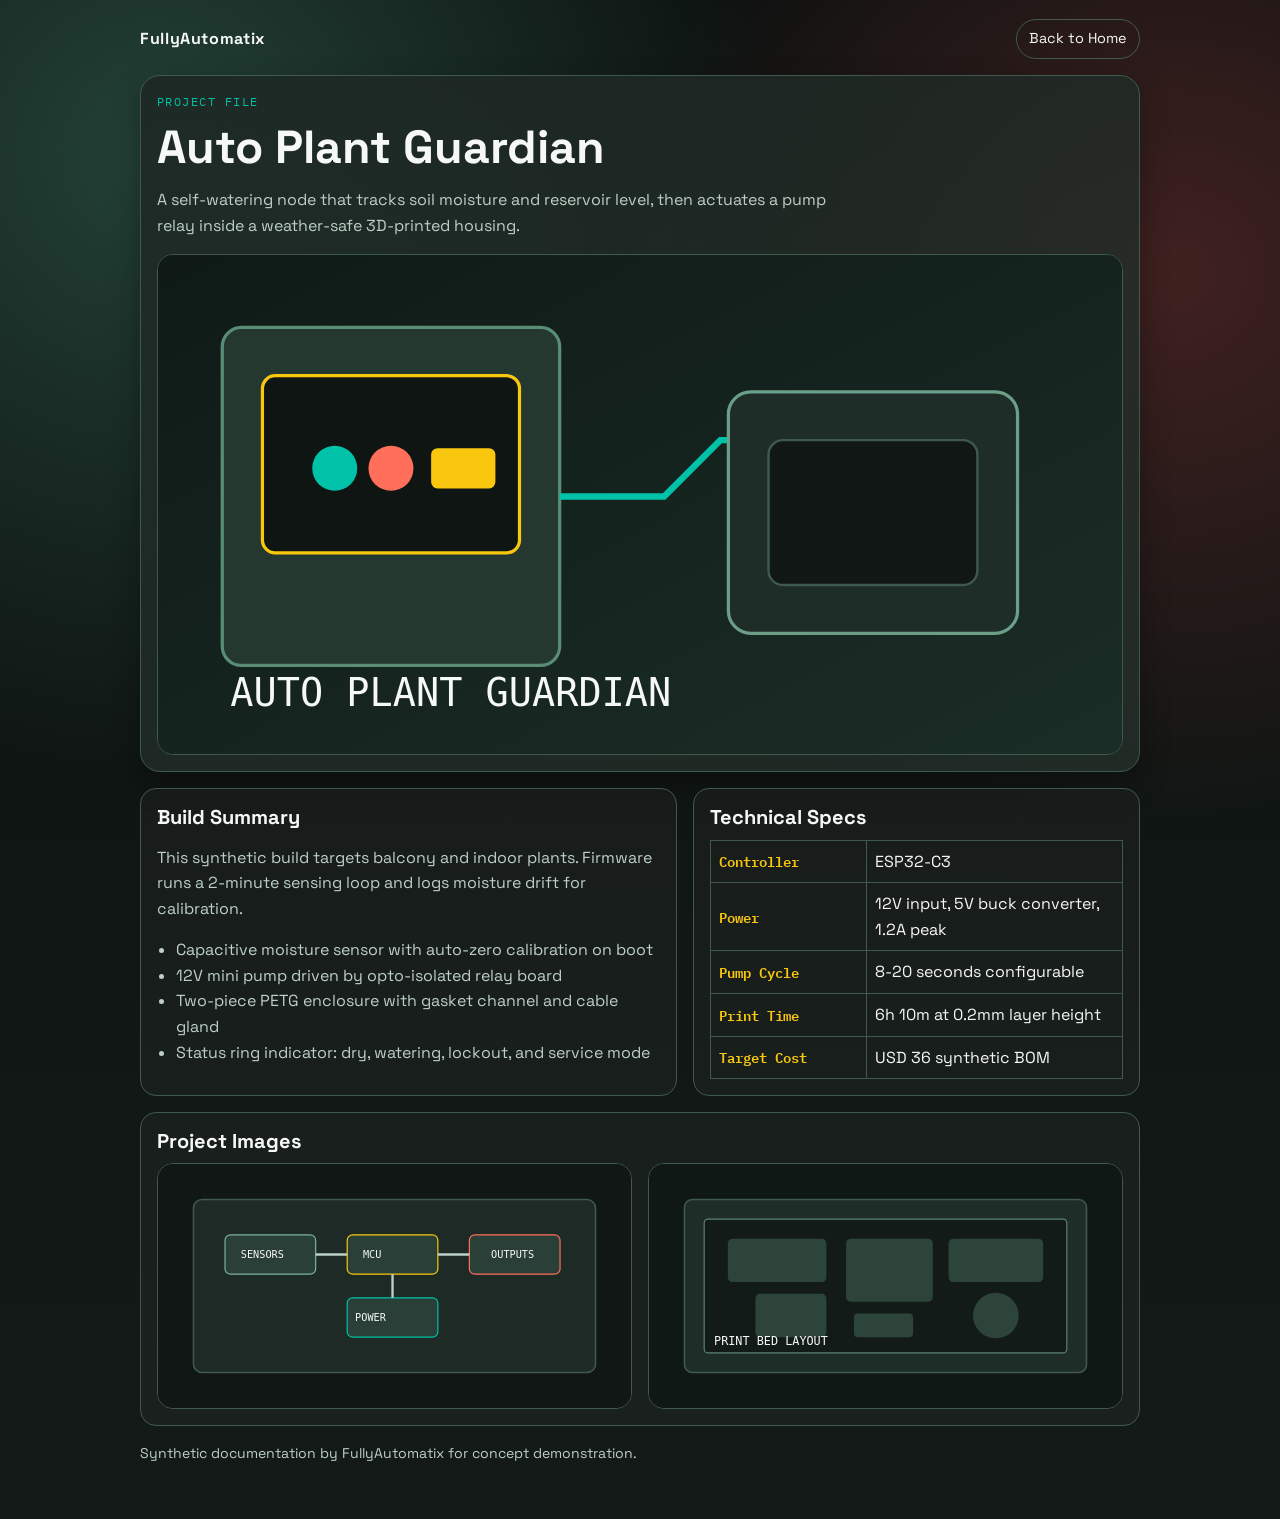
<file: projects/auto-plant-guardian.html>
<!doctype html>
<html lang="en">
  <head>
    <meta charset="UTF-8" />
    <meta name="viewport" content="width=device-width, initial-scale=1.0" />
    <title>Auto Plant Guardian | FullyAutomatix</title>
    <meta name="description" content="Auto Plant Guardian project details with electronics, firmware, and 3D print notes." />
    <link rel="preconnect" href="https://fonts.googleapis.com" />
    <link rel="preconnect" href="https://fonts.gstatic.com" crossorigin />
    <link href="https://fonts.googleapis.com/css2?family=Space+Grotesk:wght@400;500;700&family=IBM+Plex+Mono:wght@400;500;700&display=swap" rel="stylesheet" />
    <link rel="stylesheet" href="project.css" />
  </head>
  <body>
    <main class="project-shell">
      <header class="topbar">
        <a class="brand" href="../index.html">FullyAutomatix</a>
        <a class="home-link" href="../index.html">Back to Home</a>
      </header>

      <section class="hero">
        <p class="kicker">Project File</p>
        <h1>Auto Plant Guardian</h1>
        <p class="lead">A self-watering node that tracks soil moisture and reservoir level, then actuates a pump relay inside a weather-safe 3D-printed housing.</p>
        <img class="hero-image" src="../images/projects/auto-plant-guardian.svg" alt="Auto Plant Guardian synthetic project render" />
      </section>

      <section class="grid">
        <article class="card">
          <h2>Build Summary</h2>
          <p>This synthetic build targets balcony and indoor plants. Firmware runs a 2-minute sensing loop and logs moisture drift for calibration.</p>
          <ul>
            <li>Capacitive moisture sensor with auto-zero calibration on boot</li>
            <li>12V mini pump driven by opto-isolated relay board</li>
            <li>Two-piece PETG enclosure with gasket channel and cable gland</li>
            <li>Status ring indicator: dry, watering, lockout, and service mode</li>
          </ul>
        </article>
        <article class="card">
          <h2>Technical Specs</h2>
          <table class="specs">
            <tr><th>Controller</th><td>ESP32-C3</td></tr>
            <tr><th>Power</th><td>12V input, 5V buck converter, 1.2A peak</td></tr>
            <tr><th>Pump Cycle</th><td>8-20 seconds configurable</td></tr>
            <tr><th>Print Time</th><td>6h 10m at 0.2mm layer height</td></tr>
            <tr><th>Target Cost</th><td>USD 36 synthetic BOM</td></tr>
          </table>
        </article>
      </section>

      <section class="card gallery">
        <h2>Project Images</h2>
        <div class="gallery-row">
          <img src="../images/projects/wiring-diagram.svg" alt="Synthetic wiring diagram for Auto Plant Guardian" />
          <img src="../images/projects/print-layout.svg" alt="Synthetic print bed layout for Auto Plant Guardian enclosure" />
        </div>
      </section>

      <p class="footer-note">Synthetic documentation by FullyAutomatix for concept demonstration.</p>
    </main>
  </body>
</html>
</file>
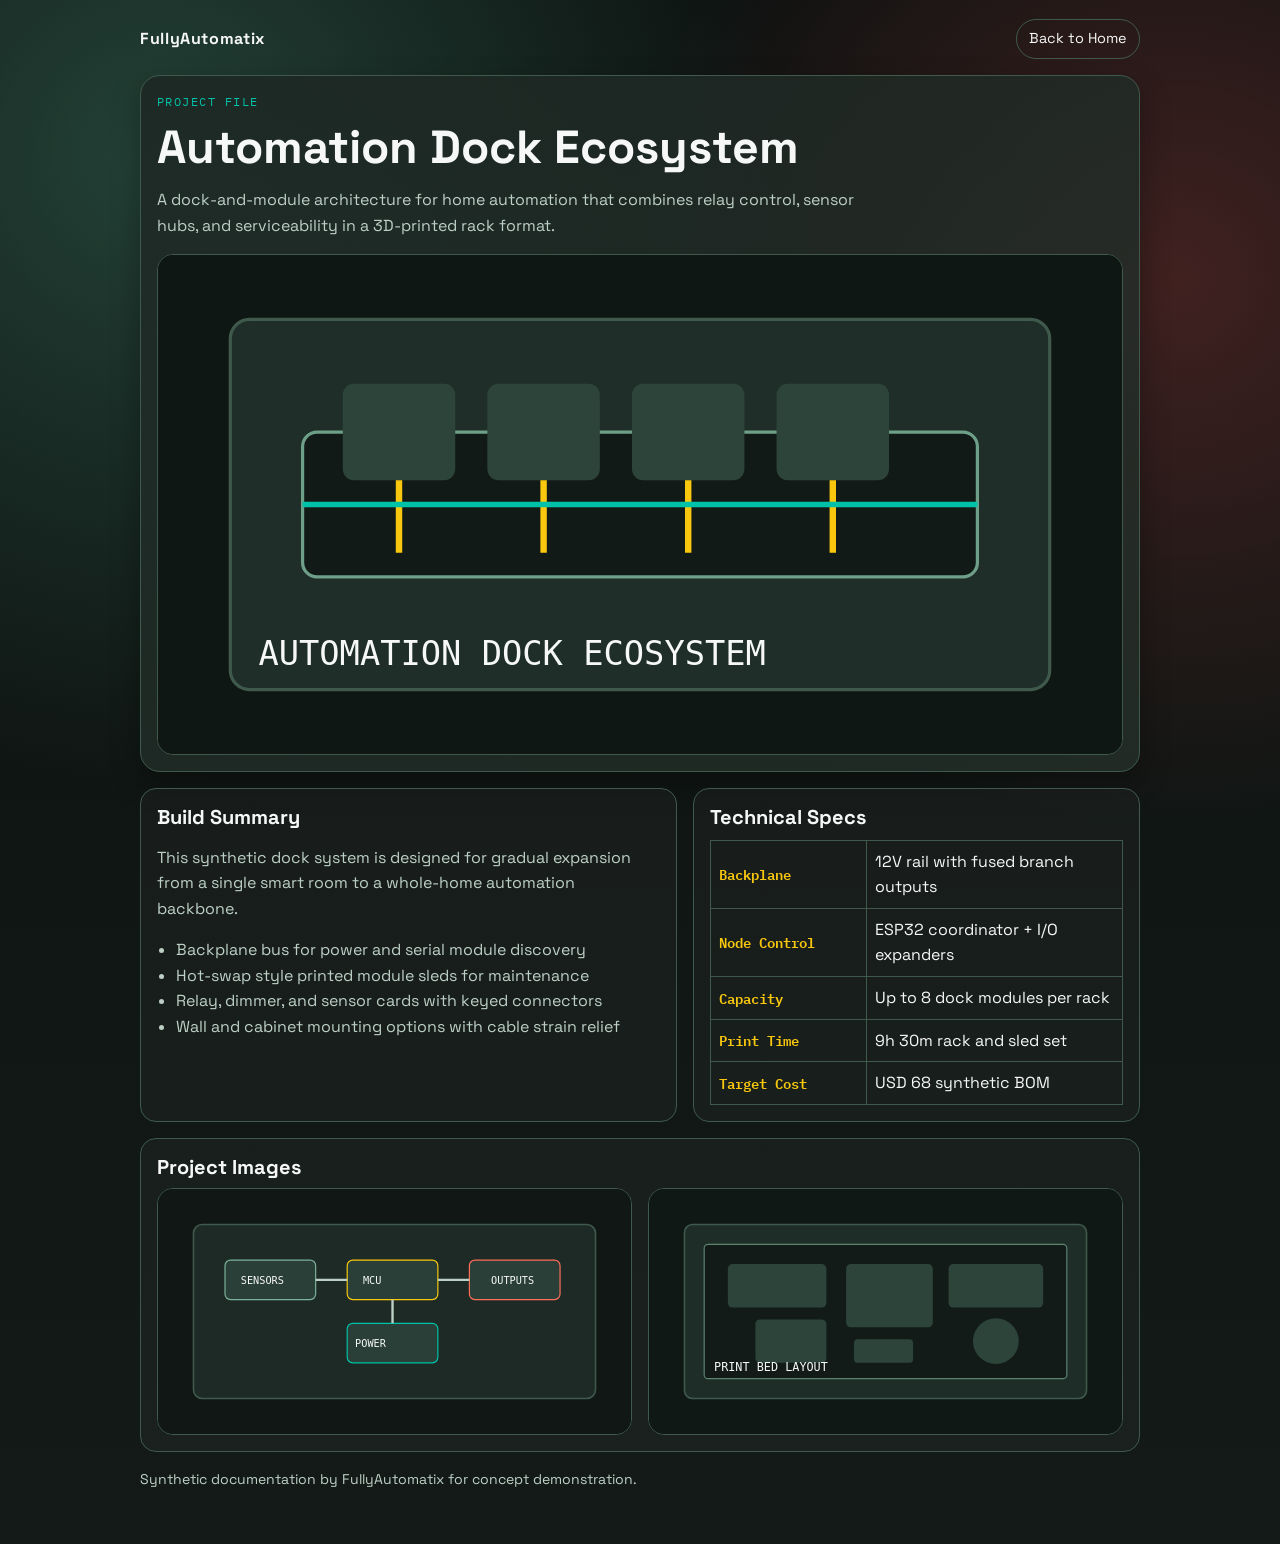
<file: projects/automation-dock-ecosystem.html>
<!doctype html>
<html lang="en">
  <head>
    <meta charset="UTF-8" />
    <meta name="viewport" content="width=device-width, initial-scale=1.0" />
    <title>Automation Dock Ecosystem | FullyAutomatix</title>
    <meta name="description" content="Automation Dock Ecosystem page with synthetic home automation dock details and images." />
    <link rel="preconnect" href="https://fonts.googleapis.com" />
    <link rel="preconnect" href="https://fonts.gstatic.com" crossorigin />
    <link href="https://fonts.googleapis.com/css2?family=Space+Grotesk:wght@400;500;700&family=IBM+Plex+Mono:wght@400;500;700&display=swap" rel="stylesheet" />
    <link rel="stylesheet" href="project.css" />
  </head>
  <body>
    <main class="project-shell">
      <header class="topbar">
        <a class="brand" href="../index.html">FullyAutomatix</a>
        <a class="home-link" href="../index.html">Back to Home</a>
      </header>

      <section class="hero">
        <p class="kicker">Project File</p>
        <h1>Automation Dock Ecosystem</h1>
        <p class="lead">A dock-and-module architecture for home automation that combines relay control, sensor hubs, and serviceability in a 3D-printed rack format.</p>
        <img class="hero-image" src="../images/projects/automation-dock-ecosystem.svg" alt="Automation Dock Ecosystem synthetic project render" />
      </section>

      <section class="grid">
        <article class="card">
          <h2>Build Summary</h2>
          <p>This synthetic dock system is designed for gradual expansion from a single smart room to a whole-home automation backbone.</p>
          <ul>
            <li>Backplane bus for power and serial module discovery</li>
            <li>Hot-swap style printed module sleds for maintenance</li>
            <li>Relay, dimmer, and sensor cards with keyed connectors</li>
            <li>Wall and cabinet mounting options with cable strain relief</li>
          </ul>
        </article>
        <article class="card">
          <h2>Technical Specs</h2>
          <table class="specs">
            <tr><th>Backplane</th><td>12V rail with fused branch outputs</td></tr>
            <tr><th>Node Control</th><td>ESP32 coordinator + I/O expanders</td></tr>
            <tr><th>Capacity</th><td>Up to 8 dock modules per rack</td></tr>
            <tr><th>Print Time</th><td>9h 30m rack and sled set</td></tr>
            <tr><th>Target Cost</th><td>USD 68 synthetic BOM</td></tr>
          </table>
        </article>
      </section>

      <section class="card gallery">
        <h2>Project Images</h2>
        <div class="gallery-row">
          <img src="../images/projects/wiring-diagram.svg" alt="Synthetic wiring diagram for Automation Dock Ecosystem" />
          <img src="../images/projects/print-layout.svg" alt="Synthetic print layout for Automation Dock modules" />
        </div>
      </section>

      <p class="footer-note">Synthetic documentation by FullyAutomatix for concept demonstration.</p>
    </main>
  </body>
</html>
</file>
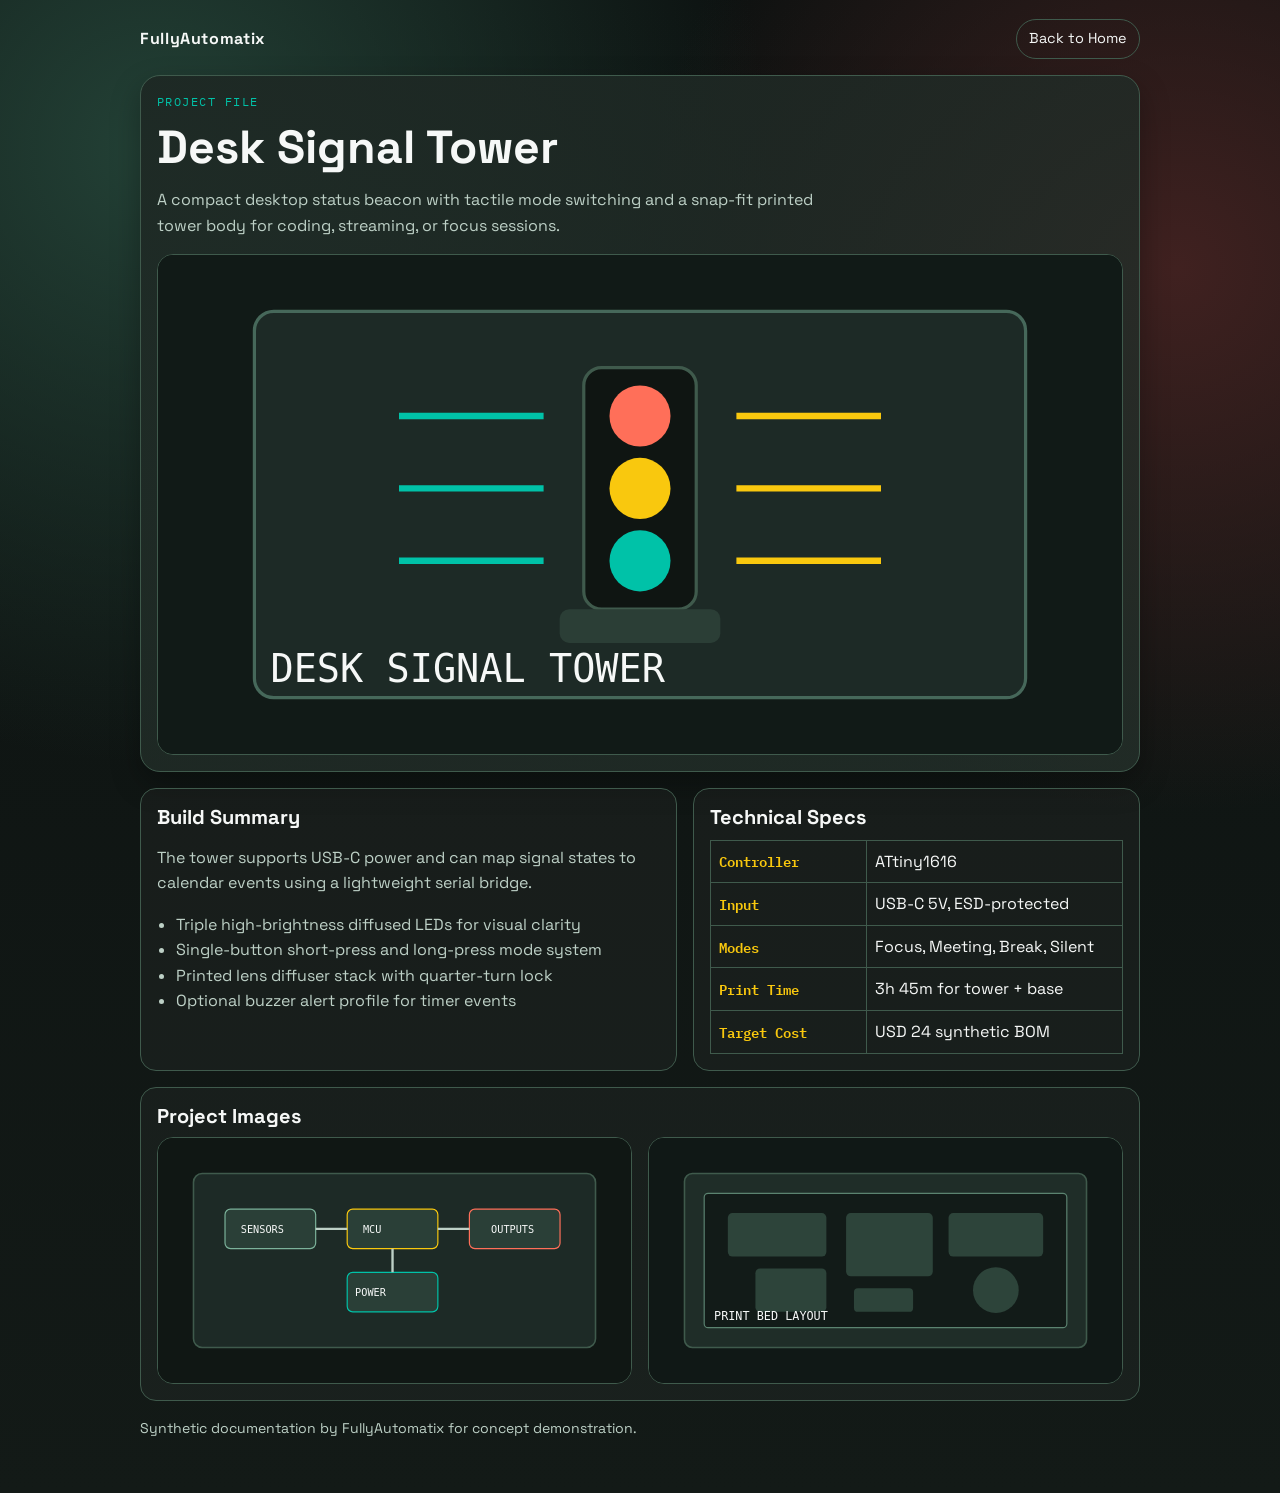
<file: projects/desk-signal-tower.html>
<!doctype html>
<html lang="en">
  <head>
    <meta charset="UTF-8" />
    <meta name="viewport" content="width=device-width, initial-scale=1.0" />
    <title>Desk Signal Tower | FullyAutomatix</title>
    <meta name="description" content="Desk Signal Tower project page with synthetic build data and image gallery." />
    <link rel="preconnect" href="https://fonts.googleapis.com" />
    <link rel="preconnect" href="https://fonts.gstatic.com" crossorigin />
    <link href="https://fonts.googleapis.com/css2?family=Space+Grotesk:wght@400;500;700&family=IBM+Plex+Mono:wght@400;500;700&display=swap" rel="stylesheet" />
    <link rel="stylesheet" href="project.css" />
  </head>
  <body>
    <main class="project-shell">
      <header class="topbar">
        <a class="brand" href="../index.html">FullyAutomatix</a>
        <a class="home-link" href="../index.html">Back to Home</a>
      </header>

      <section class="hero">
        <p class="kicker">Project File</p>
        <h1>Desk Signal Tower</h1>
        <p class="lead">A compact desktop status beacon with tactile mode switching and a snap-fit printed tower body for coding, streaming, or focus sessions.</p>
        <img class="hero-image" src="../images/projects/desk-signal-tower.svg" alt="Desk Signal Tower synthetic project render" />
      </section>

      <section class="grid">
        <article class="card">
          <h2>Build Summary</h2>
          <p>The tower supports USB-C power and can map signal states to calendar events using a lightweight serial bridge.</p>
          <ul>
            <li>Triple high-brightness diffused LEDs for visual clarity</li>
            <li>Single-button short-press and long-press mode system</li>
            <li>Printed lens diffuser stack with quarter-turn lock</li>
            <li>Optional buzzer alert profile for timer events</li>
          </ul>
        </article>
        <article class="card">
          <h2>Technical Specs</h2>
          <table class="specs">
            <tr><th>Controller</th><td>ATtiny1616</td></tr>
            <tr><th>Input</th><td>USB-C 5V, ESD-protected</td></tr>
            <tr><th>Modes</th><td>Focus, Meeting, Break, Silent</td></tr>
            <tr><th>Print Time</th><td>3h 45m for tower + base</td></tr>
            <tr><th>Target Cost</th><td>USD 24 synthetic BOM</td></tr>
          </table>
        </article>
      </section>

      <section class="card gallery">
        <h2>Project Images</h2>
        <div class="gallery-row">
          <img src="../images/projects/wiring-diagram.svg" alt="Synthetic wiring diagram for Desk Signal Tower" />
          <img src="../images/projects/print-layout.svg" alt="Synthetic print layout for Desk Signal Tower chassis" />
        </div>
      </section>

      <p class="footer-note">Synthetic documentation by FullyAutomatix for concept demonstration.</p>
    </main>
  </body>
</html>
</file>
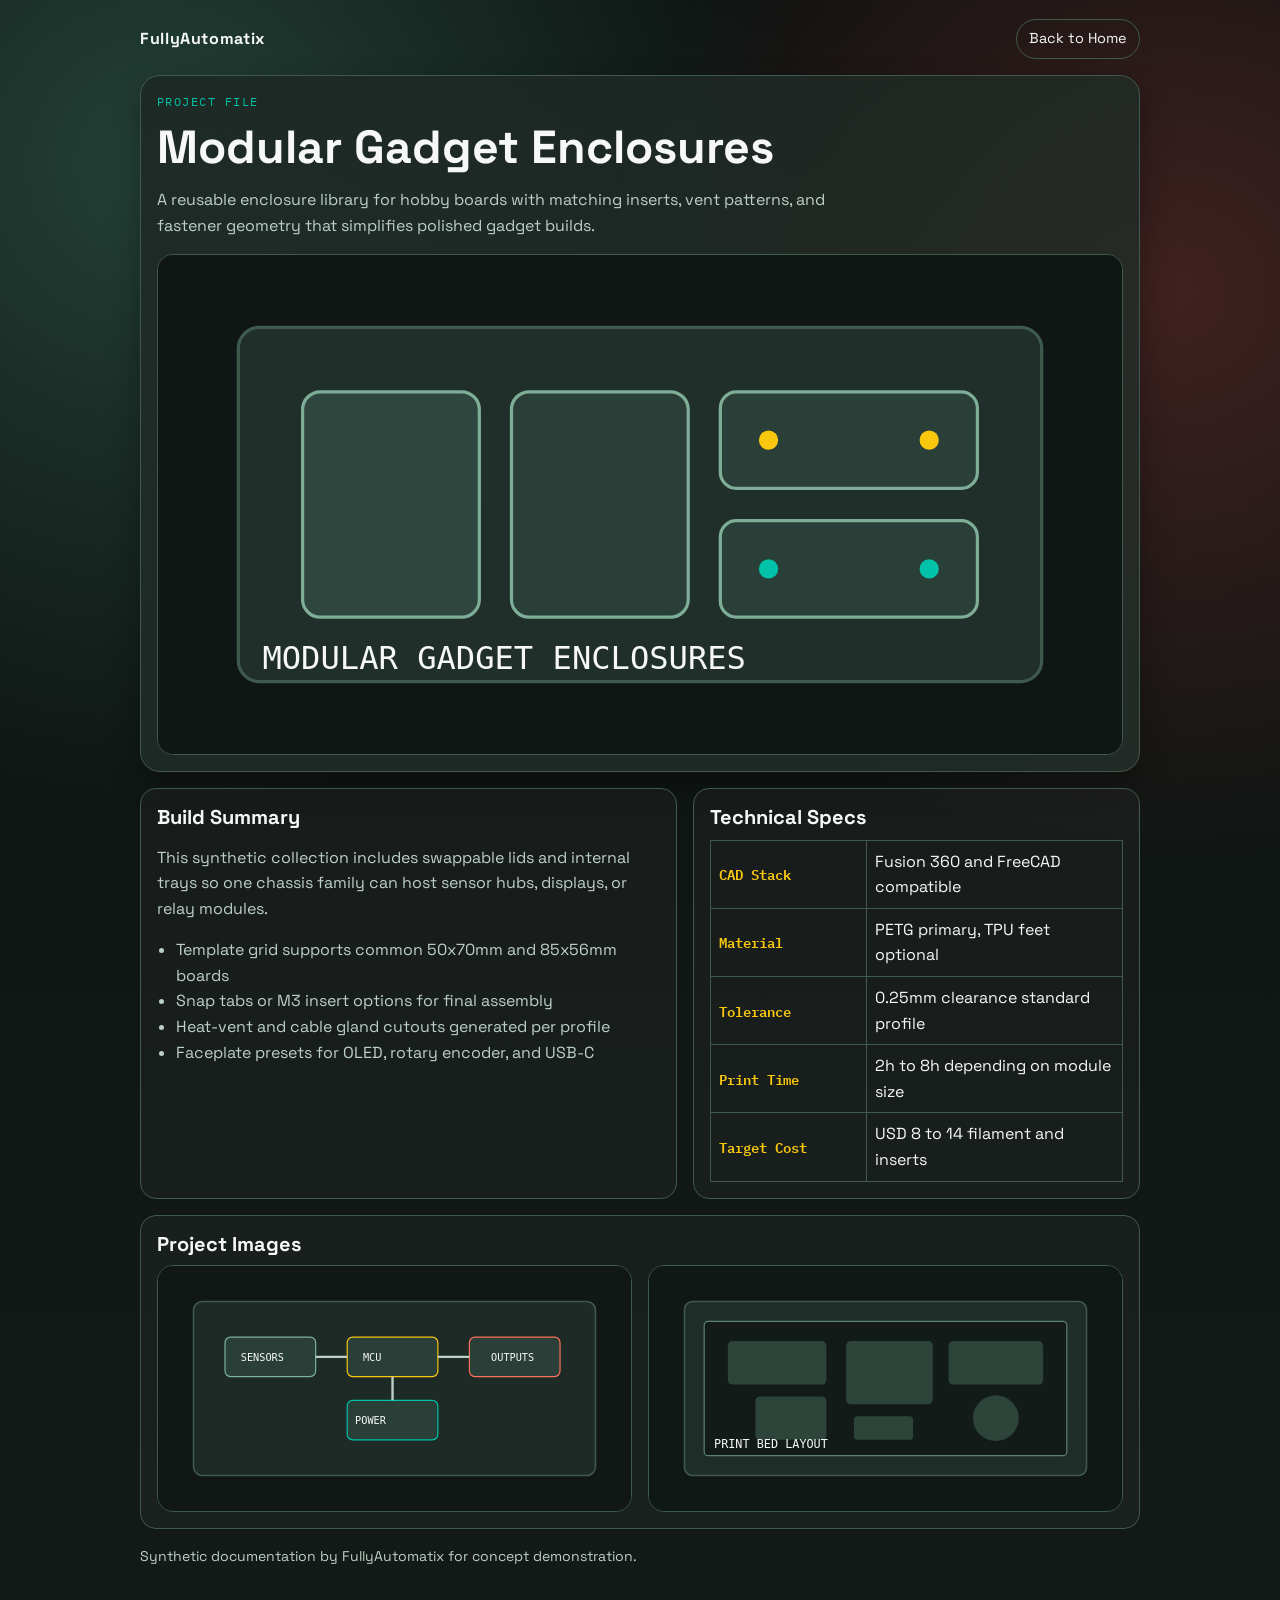
<file: projects/modular-gadget-enclosures.html>
<!doctype html>
<html lang="en">
  <head>
    <meta charset="UTF-8" />
    <meta name="viewport" content="width=device-width, initial-scale=1.0" />
    <title>Modular Gadget Enclosures | FullyAutomatix</title>
    <meta name="description" content="Modular Gadget Enclosures page with synthetic enclosure and electronics integration details." />
    <link rel="preconnect" href="https://fonts.googleapis.com" />
    <link rel="preconnect" href="https://fonts.gstatic.com" crossorigin />
    <link href="https://fonts.googleapis.com/css2?family=Space+Grotesk:wght@400;500;700&family=IBM+Plex+Mono:wght@400;500;700&display=swap" rel="stylesheet" />
    <link rel="stylesheet" href="project.css" />
  </head>
  <body>
    <main class="project-shell">
      <header class="topbar">
        <a class="brand" href="../index.html">FullyAutomatix</a>
        <a class="home-link" href="../index.html">Back to Home</a>
      </header>

      <section class="hero">
        <p class="kicker">Project File</p>
        <h1>Modular Gadget Enclosures</h1>
        <p class="lead">A reusable enclosure library for hobby boards with matching inserts, vent patterns, and fastener geometry that simplifies polished gadget builds.</p>
        <img class="hero-image" src="../images/projects/modular-gadget-enclosures.svg" alt="Modular Gadget Enclosures synthetic project render" />
      </section>

      <section class="grid">
        <article class="card">
          <h2>Build Summary</h2>
          <p>This synthetic collection includes swappable lids and internal trays so one chassis family can host sensor hubs, displays, or relay modules.</p>
          <ul>
            <li>Template grid supports common 50x70mm and 85x56mm boards</li>
            <li>Snap tabs or M3 insert options for final assembly</li>
            <li>Heat-vent and cable gland cutouts generated per profile</li>
            <li>Faceplate presets for OLED, rotary encoder, and USB-C</li>
          </ul>
        </article>
        <article class="card">
          <h2>Technical Specs</h2>
          <table class="specs">
            <tr><th>CAD Stack</th><td>Fusion 360 and FreeCAD compatible</td></tr>
            <tr><th>Material</th><td>PETG primary, TPU feet optional</td></tr>
            <tr><th>Tolerance</th><td>0.25mm clearance standard profile</td></tr>
            <tr><th>Print Time</th><td>2h to 8h depending on module size</td></tr>
            <tr><th>Target Cost</th><td>USD 8 to 14 filament and inserts</td></tr>
          </table>
        </article>
      </section>

      <section class="card gallery">
        <h2>Project Images</h2>
        <div class="gallery-row">
          <img src="../images/projects/wiring-diagram.svg" alt="Synthetic integration diagram for modular enclosures" />
          <img src="../images/projects/print-layout.svg" alt="Synthetic print layout for modular enclosure parts" />
        </div>
      </section>

      <p class="footer-note">Synthetic documentation by FullyAutomatix for concept demonstration.</p>
    </main>
  </body>
</html>
</file>
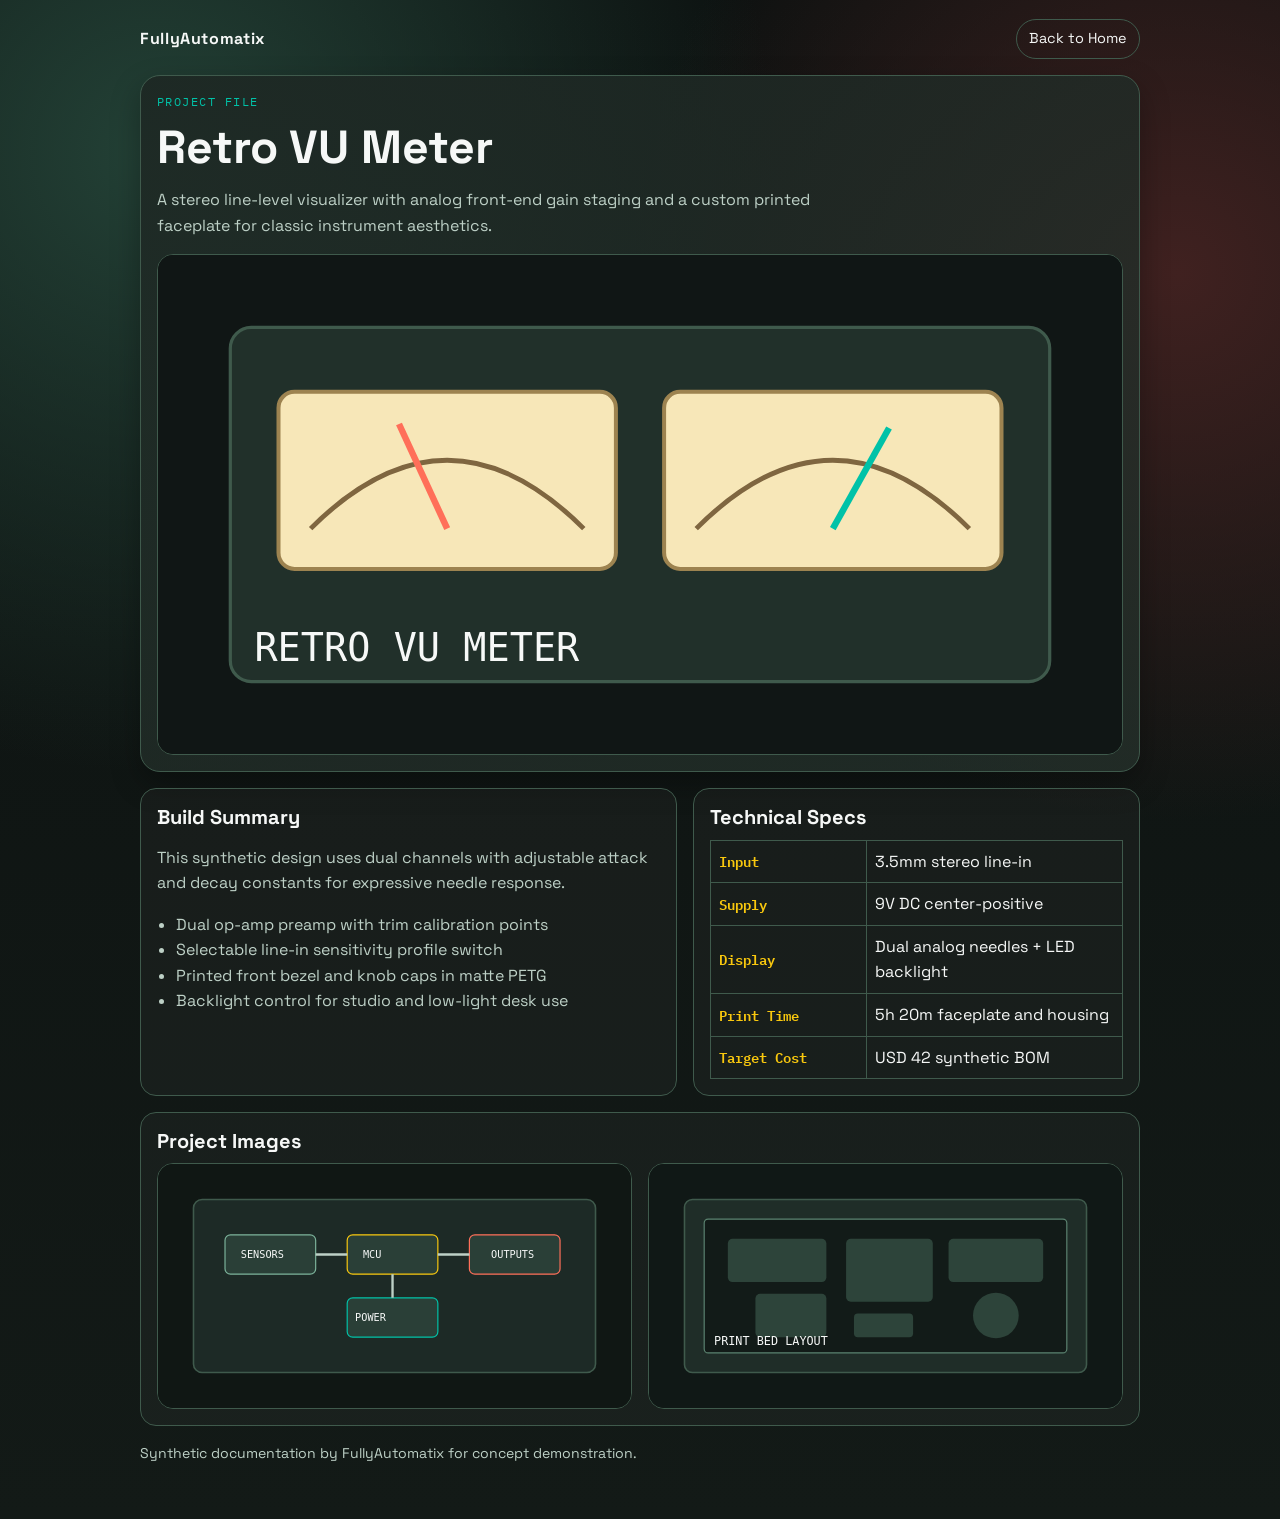
<file: projects/retro-vu-meter.html>
<!doctype html>
<html lang="en">
  <head>
    <meta charset="UTF-8" />
    <meta name="viewport" content="width=device-width, initial-scale=1.0" />
    <title>Retro VU Meter | FullyAutomatix</title>
    <meta name="description" content="Retro VU Meter build guide with synthetic details and image gallery." />
    <link rel="preconnect" href="https://fonts.googleapis.com" />
    <link rel="preconnect" href="https://fonts.gstatic.com" crossorigin />
    <link href="https://fonts.googleapis.com/css2?family=Space+Grotesk:wght@400;500;700&family=IBM+Plex+Mono:wght@400;500;700&display=swap" rel="stylesheet" />
    <link rel="stylesheet" href="project.css" />
  </head>
  <body>
    <main class="project-shell">
      <header class="topbar">
        <a class="brand" href="../index.html">FullyAutomatix</a>
        <a class="home-link" href="../index.html">Back to Home</a>
      </header>

      <section class="hero">
        <p class="kicker">Project File</p>
        <h1>Retro VU Meter</h1>
        <p class="lead">A stereo line-level visualizer with analog front-end gain staging and a custom printed faceplate for classic instrument aesthetics.</p>
        <img class="hero-image" src="../images/projects/retro-vu-meter.svg" alt="Retro VU Meter synthetic project render" />
      </section>

      <section class="grid">
        <article class="card">
          <h2>Build Summary</h2>
          <p>This synthetic design uses dual channels with adjustable attack and decay constants for expressive needle response.</p>
          <ul>
            <li>Dual op-amp preamp with trim calibration points</li>
            <li>Selectable line-in sensitivity profile switch</li>
            <li>Printed front bezel and knob caps in matte PETG</li>
            <li>Backlight control for studio and low-light desk use</li>
          </ul>
        </article>
        <article class="card">
          <h2>Technical Specs</h2>
          <table class="specs">
            <tr><th>Input</th><td>3.5mm stereo line-in</td></tr>
            <tr><th>Supply</th><td>9V DC center-positive</td></tr>
            <tr><th>Display</th><td>Dual analog needles + LED backlight</td></tr>
            <tr><th>Print Time</th><td>5h 20m faceplate and housing</td></tr>
            <tr><th>Target Cost</th><td>USD 42 synthetic BOM</td></tr>
          </table>
        </article>
      </section>

      <section class="card gallery">
        <h2>Project Images</h2>
        <div class="gallery-row">
          <img src="../images/projects/wiring-diagram.svg" alt="Synthetic wiring diagram for Retro VU Meter" />
          <img src="../images/projects/print-layout.svg" alt="Synthetic print layout for Retro VU Meter housing" />
        </div>
      </section>

      <p class="footer-note">Synthetic documentation by FullyAutomatix for concept demonstration.</p>
    </main>
  </body>
</html>
</file>
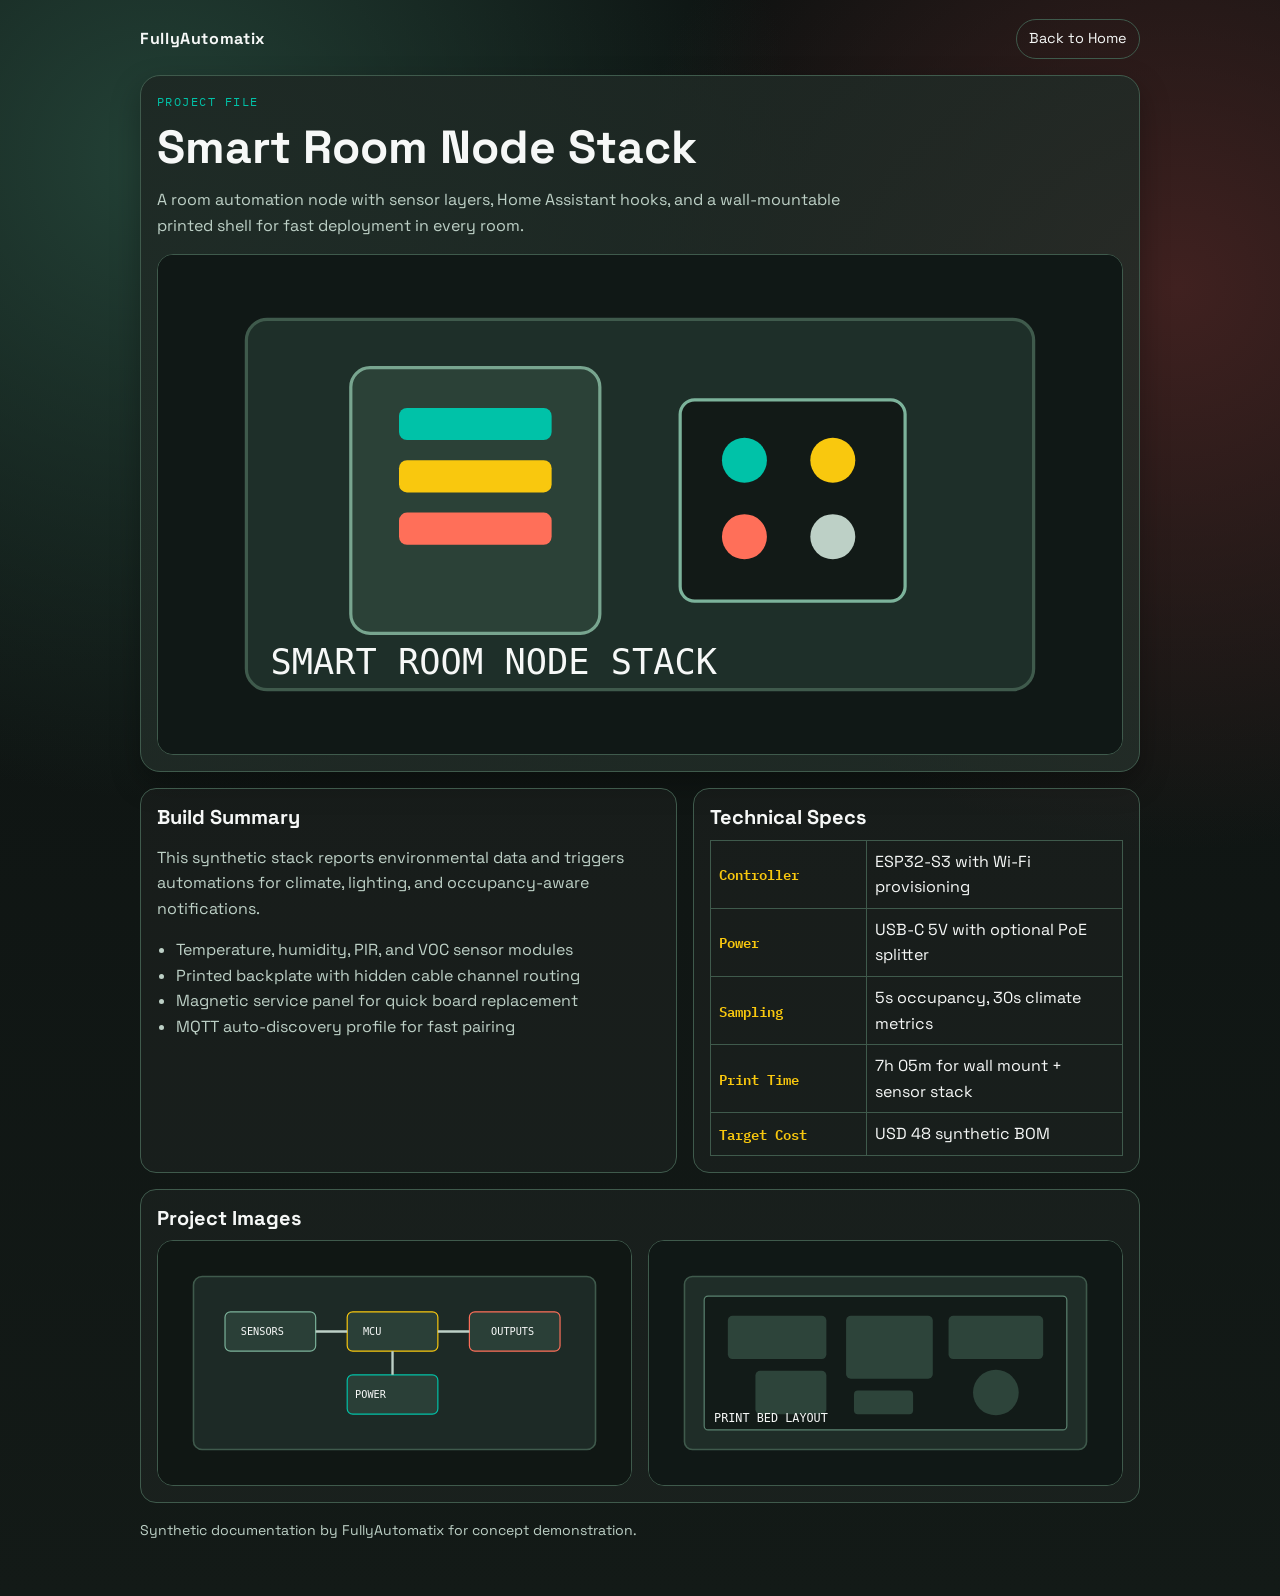
<file: projects/smart-room-node-stack.html>
<!doctype html>
<html lang="en">
  <head>
    <meta charset="UTF-8" />
    <meta name="viewport" content="width=device-width, initial-scale=1.0" />
    <title>Smart Room Node Stack | FullyAutomatix</title>
    <meta name="description" content="Smart Room Node Stack page with synthetic home automation and 3D print details." />
    <link rel="preconnect" href="https://fonts.googleapis.com" />
    <link rel="preconnect" href="https://fonts.gstatic.com" crossorigin />
    <link href="https://fonts.googleapis.com/css2?family=Space+Grotesk:wght@400;500;700&family=IBM+Plex+Mono:wght@400;500;700&display=swap" rel="stylesheet" />
    <link rel="stylesheet" href="project.css" />
  </head>
  <body>
    <main class="project-shell">
      <header class="topbar">
        <a class="brand" href="../index.html">FullyAutomatix</a>
        <a class="home-link" href="../index.html">Back to Home</a>
      </header>

      <section class="hero">
        <p class="kicker">Project File</p>
        <h1>Smart Room Node Stack</h1>
        <p class="lead">A room automation node with sensor layers, Home Assistant hooks, and a wall-mountable printed shell for fast deployment in every room.</p>
        <img class="hero-image" src="../images/projects/smart-room-node-stack.svg" alt="Smart Room Node Stack synthetic project render" />
      </section>

      <section class="grid">
        <article class="card">
          <h2>Build Summary</h2>
          <p>This synthetic stack reports environmental data and triggers automations for climate, lighting, and occupancy-aware notifications.</p>
          <ul>
            <li>Temperature, humidity, PIR, and VOC sensor modules</li>
            <li>Printed backplate with hidden cable channel routing</li>
            <li>Magnetic service panel for quick board replacement</li>
            <li>MQTT auto-discovery profile for fast pairing</li>
          </ul>
        </article>
        <article class="card">
          <h2>Technical Specs</h2>
          <table class="specs">
            <tr><th>Controller</th><td>ESP32-S3 with Wi-Fi provisioning</td></tr>
            <tr><th>Power</th><td>USB-C 5V with optional PoE splitter</td></tr>
            <tr><th>Sampling</th><td>5s occupancy, 30s climate metrics</td></tr>
            <tr><th>Print Time</th><td>7h 05m for wall mount + sensor stack</td></tr>
            <tr><th>Target Cost</th><td>USD 48 synthetic BOM</td></tr>
          </table>
        </article>
      </section>

      <section class="card gallery">
        <h2>Project Images</h2>
        <div class="gallery-row">
          <img src="../images/projects/wiring-diagram.svg" alt="Synthetic wiring diagram for Smart Room Node Stack" />
          <img src="../images/projects/print-layout.svg" alt="Synthetic print layout for Smart Room Node Stack" />
        </div>
      </section>

      <p class="footer-note">Synthetic documentation by FullyAutomatix for concept demonstration.</p>
    </main>
  </body>
</html>
</file>
<file: projects/project.css>
:root {
  --bg: #0f1412;
  --bg-soft: #18201d;
  --surface: #1d2723;
  --line: #3f5a4c;
  --text: #f6f8f7;
  --text-dim: #bdd0c6;
  --accent: #f9c80e;
  --accent-2: #00c2a8;
  --accent-3: #ff6f59;
  --radius: 16px;
  --shadow: 0 12px 30px rgba(0, 0, 0, 0.3);
}

* {
  box-sizing: border-box;
}

html,
body {
  margin: 0;
  padding: 0;
}

body {
  font-family: "Space Grotesk", sans-serif;
  color: var(--text);
  background:
    radial-gradient(circle at 12% 10%, #234136 0%, transparent 35%),
    radial-gradient(circle at 92% 18%, #402120 0%, transparent 32%),
    linear-gradient(180deg, #0c1110 0%, #131a17 100%);
  line-height: 1.6;
}

.project-shell {
  width: min(1000px, 92vw);
  margin-inline: auto;
  padding: 1.2rem 0 2.5rem;
}

.topbar {
  display: flex;
  justify-content: space-between;
  align-items: center;
  gap: 1rem;
  margin-bottom: 1rem;
}

.brand,
.home-link {
  text-decoration: none;
  color: var(--text);
}

.brand {
  font-weight: 700;
  letter-spacing: 0.04em;
}

.home-link {
  border: 1px solid var(--line);
  padding: 0.45rem 0.75rem;
  border-radius: 999px;
  font-size: 0.9rem;
}

.hero {
  background: linear-gradient(155deg, rgba(29, 39, 35, 0.9), rgba(38, 51, 45, 0.7));
  border: 1px solid var(--line);
  border-radius: calc(var(--radius) + 4px);
  padding: 1rem;
  box-shadow: var(--shadow);
}

.kicker {
  margin: 0;
  font-family: "IBM Plex Mono", monospace;
  text-transform: uppercase;
  letter-spacing: 0.12em;
  color: var(--accent-2);
  font-size: 0.78rem;
}

h1,
h2,
h3 {
  line-height: 1.2;
  margin: 0;
}

h1 {
  margin-top: 0.55rem;
  font-size: clamp(1.7rem, 4.7vw, 2.9rem);
}

.lead {
  color: var(--text-dim);
  max-width: 70ch;
  margin-top: 0.7rem;
}

.hero-image {
  margin-top: 1rem;
  border-radius: var(--radius);
  border: 1px solid var(--line);
  width: 100%;
  display: block;
  background: #0f1512;
}

.grid {
  display: grid;
  grid-template-columns: 1.2fr 1fr;
  gap: 1rem;
  margin-top: 1rem;
}

.card {
  background: rgba(255, 255, 255, 0.03);
  border: 1px solid var(--line);
  border-radius: var(--radius);
  padding: 1rem;
}

.card h2 {
  font-size: 1.25rem;
}

.card p,
.card li {
  color: var(--text-dim);
}

.card ul {
  margin: 0.7rem 0 0;
  padding-left: 1.2rem;
}

.specs {
  width: 100%;
  border-collapse: collapse;
  margin-top: 0.7rem;
}

.specs th,
.specs td {
  border: 1px solid var(--line);
  padding: 0.5rem;
  text-align: left;
}

.specs th {
  width: 38%;
  color: var(--accent);
  font-family: "IBM Plex Mono", monospace;
  font-weight: 600;
  font-size: 0.86rem;
}

.gallery {
  margin-top: 1rem;
}

.gallery-row {
  display: grid;
  grid-template-columns: 1fr 1fr;
  gap: 1rem;
  margin-top: 0.6rem;
}

.gallery-row img {
  width: 100%;
  border-radius: var(--radius);
  border: 1px solid var(--line);
  background: #0f1512;
}

.footer-note {
  margin-top: 1rem;
  color: var(--text-dim);
  font-size: 0.88rem;
}

@media (max-width: 860px) {
  .grid,
  .gallery-row {
    grid-template-columns: 1fr;
  }
}
</file>
